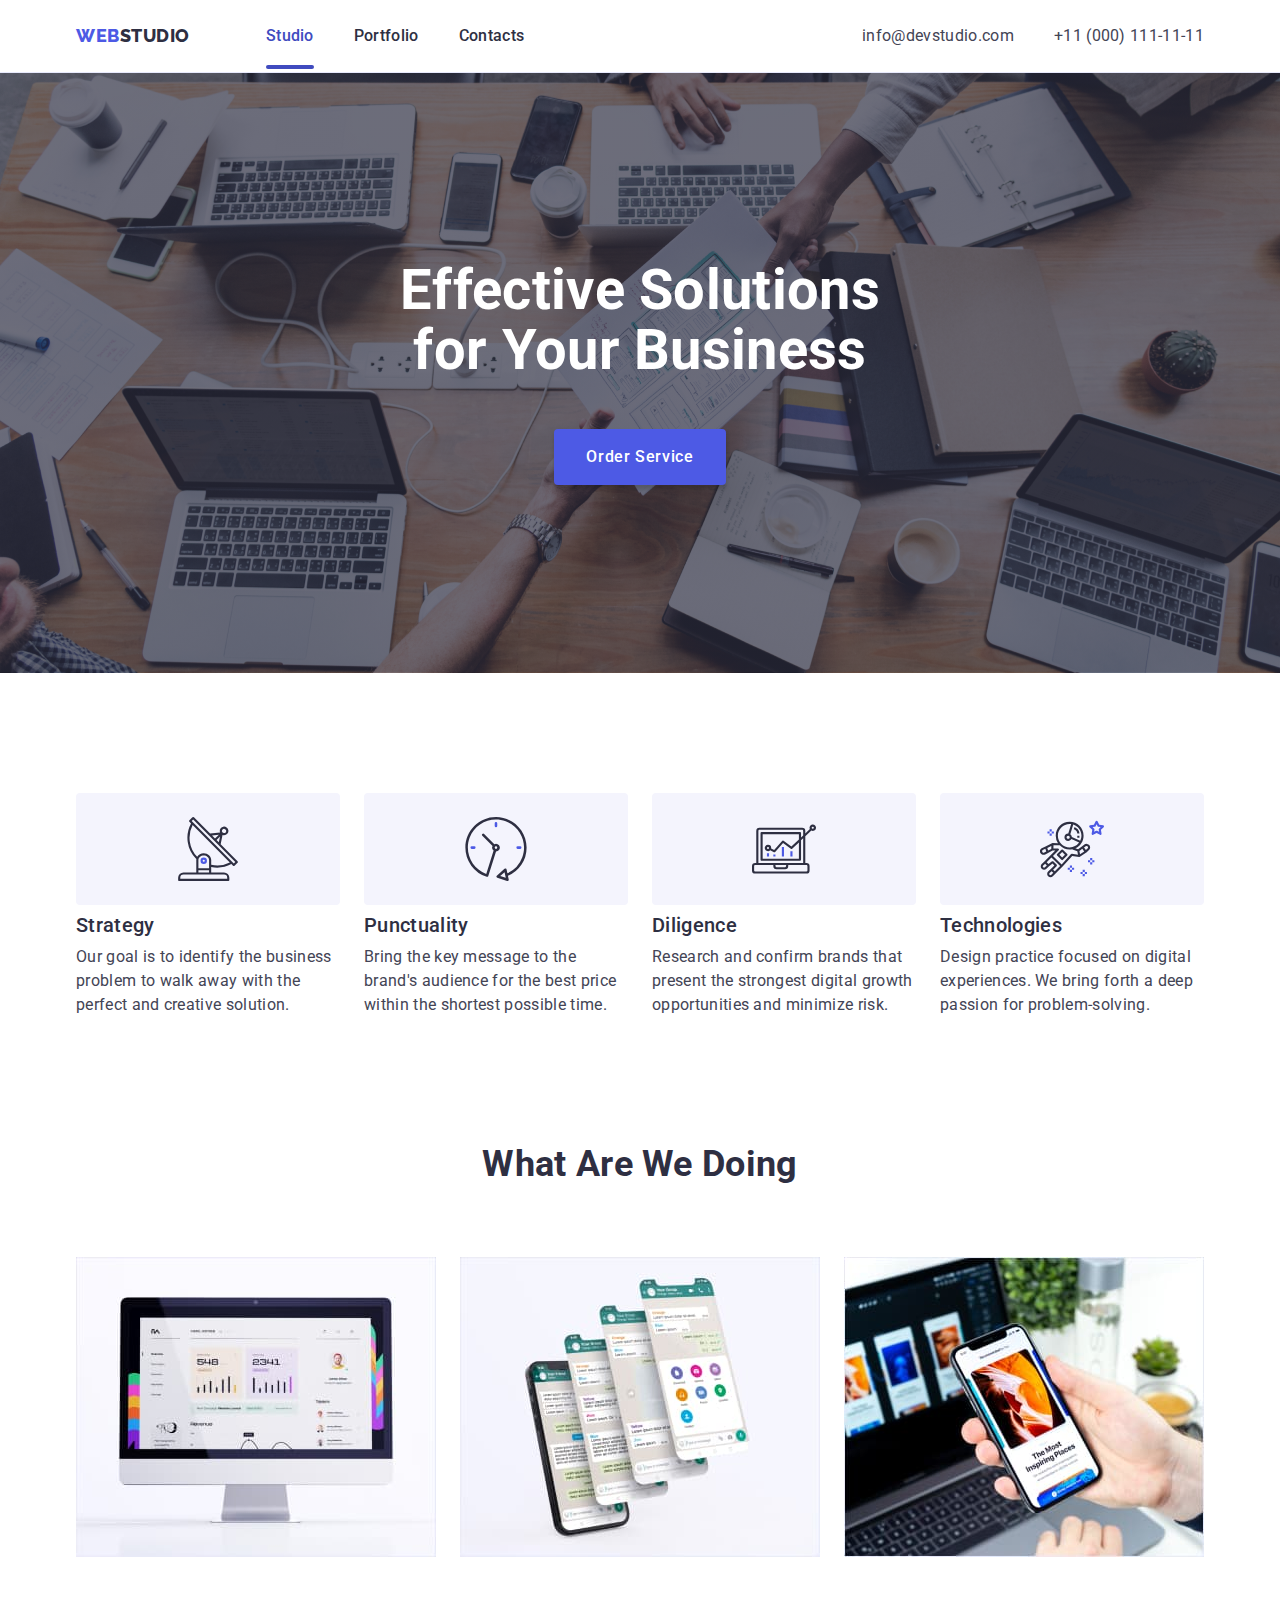
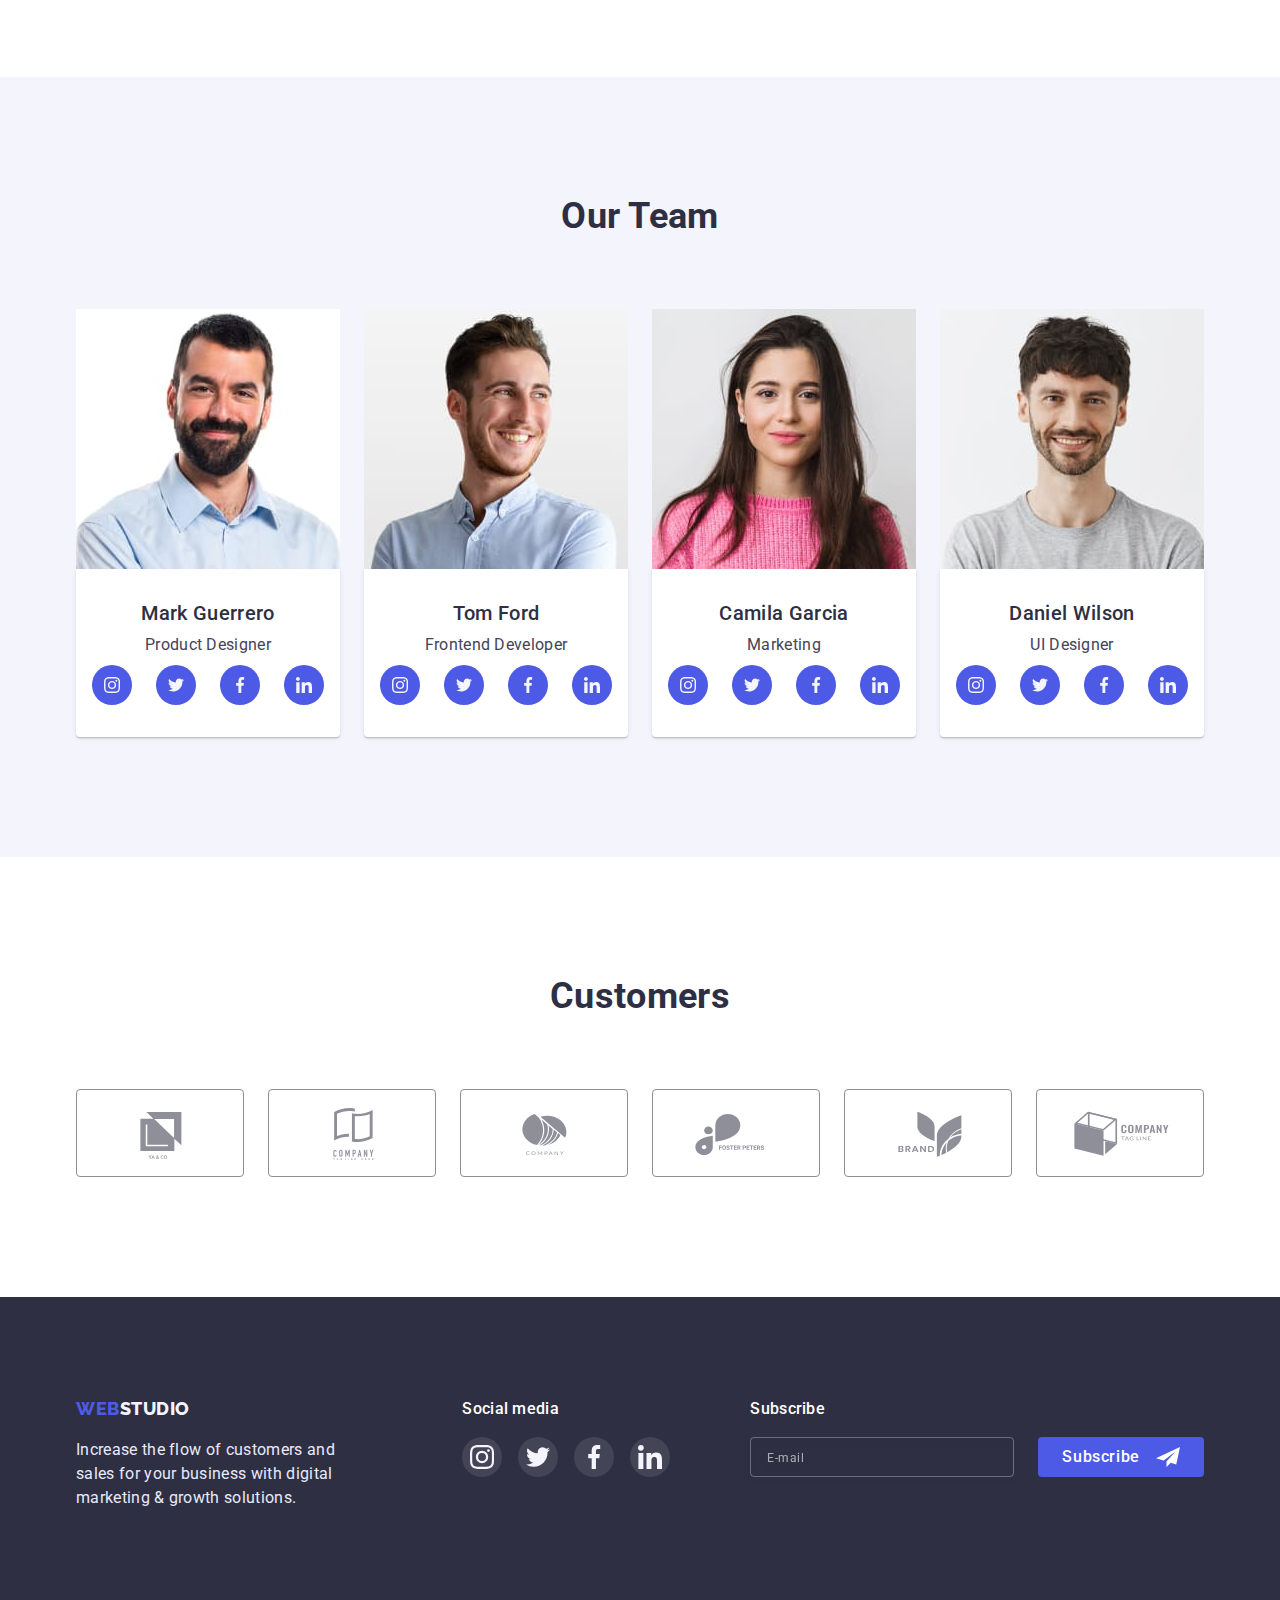
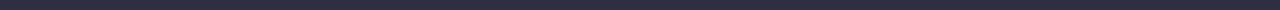
<file: index.html>
<!DOCTYPE html>
<html lang="en">

<head>
  <meta charset="UTF-8" />
  <meta http-equiv="X-UA-Compatible" content="IE=edge" />
  <meta name="viewport" content="width=device-width, initial-scale=1.0" />
  <title>Web Studio</title>
  <link rel="preconnect" href="https://fonts.googleapis.com" />
  <link rel="preconnect" href="https://fonts.gstatic.com" crossorigin />
  <link href="https://fonts.googleapis.com/css2?family=Raleway:wght@800&family=Roboto:wght@400;500;700;900&display=swap"
    rel="stylesheet" />
  <link href="
https://cdn.jsdelivr.net/npm/modern-normalize@1.1.0/modern-normalize.min.css" rel="stylesheet" />
  <link rel="stylesheet" href="./css/styles.css" />
</head>

<body>
  <header class="main-header">
    <div class="container page-header-conteiner">
      <nav class="page-nav">
        <a class="logo link" href="./index.html"><span class="web-logo">Web</span>Studio</a>
        <ul class="menu-nav list-style">
          <li class="menu-item">
            <a class="menu-link link current" href="./index.html">Studio</a>
          </li>
          <li class="menu-item">
            <a class="menu-link link" href="./portfolio.html">Portfolio</a>
          </li>
          <li class="menu-item">
            <a class="menu-link link" href="">Contacts</a>
          </li>
        </ul>
      </nav>
      <address class="address-info">
        <ul class="menu-address list-style">
          <li class="address-item">
            <a class="address-link link" href="mailto:info@devstudio.com">info@devstudio.com</a>
          </li>
          <li class="address-item">
            <a class="address-link link" href="tel:+110001111111">+11 (000) 111-11-11</a>
          </li>
        </ul>
      </address>
    </div>
  </header>
  <main>
    <section class="hero-section">
      <div class="container">
        <h1 class="hero-title">Effective Solutions for Your Business</h1>
        <button class="primary-btn btn" type="button" data-modal-open>
          Order Service
        </button>
      </div>
    </section>
    <section class="section">
      <div class="container">
        <h2 hidden>Advantages</h2>
        <ul class="adventage-list list-style">
          <li class="adventage-item">
            <div class="adventage-icon-container">
              <svg class="adventage-icon" width="64" height="64">
                <use href="./images/icons.svg#icon-antenna"></use>
              </svg>
            </div>
            <h3 class="section-subtitle">Strategy</h3>
            <p class="subtitle-descr">
              Our goal is to identify the business problem to walk away with
              the perfect and creative solution.
            </p>
          </li>
          <li class="adventage-item">
            <div class="adventage-icon-container">
              <svg class="adventage-icon" width="64" height="64">
                <use href="./images/icons.svg#icon-clock"></use>
              </svg>
            </div>
            <h3 class="section-subtitle">Punctuality</h3>
            <p class="subtitle-descr">
              Bring the key message to the brand's audience for the best price
              within the shortest possible time.
            </p>
          </li>
          <li class="adventage-item">
            <div class="adventage-icon-container">
              <svg class="adventage-icon" width="64" height="64">
                <use href="./images/icons.svg#icon-diagram"></use>
              </svg>
            </div>
            <h3 class="section-subtitle">Diligence</h3>
            <p class="subtitle-descr">
              Research and confirm brands that present the strongest digital
              growth opportunities and minimize risk.
            </p>
          </li>
          <li class="adventage-item">
            <div class="adventage-icon-container">
              <svg class="adventage-icon" width="64" height="64">
                <use href="./images/icons.svg#icon-astronaut"></use>
              </svg>
            </div>
            <h3 class="section-subtitle">Technologies</h3>
            <p class="subtitle-descr">
              Design practice focused on digital experiences. We bring forth a
              deep passion for problem-solving.
            </p>
          </li>
        </ul>
      </div>
    </section>
    <section class="works-section">
      <div class="container">
        <h2 class="section-title">What are we doing</h2>
        <ul class="works-list list-style">
          <li class="work-image">
            <img src="./images/employees/monitor.jpg" alt="graph on the monitor" width="360" height="300" />
          </li>
          <li class="work-image">
            <img src="./images/employees/menu-app.jpg" alt="menu app" width="360" height="300" />
          </li>
          <li class="work-image">
            <img src="./images/employees/phone-in-hand.jpg" alt="phone in hand" width="360" height="300" />
          </li>
        </ul>
      </div>
    </section>
    <section class="team-section section">
      <div class="container">
        <h2 class="section-title">Our Team</h2>
        <ul class="team-list list-style">
          <li class="team-item">
            <img src="./images/employees/mark-guerrero.jpg" alt="Mark Guerrero" width="264" height="260" />
            <div class="team-card-content-container">
              <h3 class="section-subtitle subtitle-center">Mark Guerrero</h3>
              <p class="subtitle-descr descr-center">Product Designer</p>
              <ul class="social-list list-style">
                <li class="social-list-item">
                  <a href="" class="social-list-link">
                    <svg class="social-list-icon" width="16" height="16">
                      <use href="./images/icons.svg#icon-instagram"></use>
                    </svg>
                  </a>
                </li>
                <li class="social-list-item">
                  <a href="" class="social-list-link">
                    <svg class="social-list-icon" width="16" height="16">
                      <use href="./images/icons.svg#icon-twitter"></use>
                    </svg>
                  </a>
                </li>
                <li class="social-list-item">
                  <a href="" class="social-list-link">
                    <svg class="social-list-icon" width="16" height="16">
                      <use href="./images/icons.svg#icon-facebook"></use>
                    </svg>
                  </a>
                </li>
                <li class="social-list-item">
                  <a href="" class="social-list-link">
                    <svg class="social-list-icon" width="16" height="16">
                      <use href="./images/icons.svg#icon-linkedin"></use>
                    </svg>
                  </a>
                </li>
              </ul>
            </div>
          </li>
          <li class="team-item">
            <img src="./images/employees/tom-ford.jpg" alt="Tom Ford" width="264" height="260" />
            <div class="team-card-content-container">
              <h3 class="section-subtitle subtitle-center">Tom Ford</h3>
              <p class="subtitle-descr descr-center">Frontend Developer</p>
              <ul class="social-list list-style">
                <li class="social-list-item">
                  <a href="" class="social-list-link">
                    <svg class="social-list-icon" width="16" height="16">
                      <use href="./images/icons.svg#icon-instagram"></use>
                    </svg>
                  </a>
                </li>
                <li class="social-list-item">
                  <a href="" class="social-list-link">
                    <svg class="social-list-icon" width="16" height="16">
                      <use href="./images/icons.svg#icon-twitter"></use>
                    </svg>
                  </a>
                </li>
                <li class="social-list-item">
                  <a href="" class="social-list-link">
                    <svg class="social-list-icon" width="16" height="16">
                      <use href="./images/icons.svg#icon-facebook"></use>
                    </svg>
                  </a>
                </li>
                <li class="social-list-item">
                  <a href="" class="social-list-link">
                    <svg class="social-list-icon" width="16" height="16">
                      <use href="./images/icons.svg#icon-linkedin"></use>
                    </svg>
                  </a>
                </li>
              </ul>
            </div>
          </li>
          <li class="team-item">
            <img src="./images/employees/camila-garcia.jpg" alt="Camila Garcia" width="264" height="260" />
            <div class="team-card-content-container">
              <h3 class="section-subtitle subtitle-center">Camila Garcia</h3>
              <p class="subtitle-descr descr-center">Marketing</p>
              <ul class="social-list list-style">
                <li class="social-list-item">
                  <a href="" class="social-list-link">
                    <svg class="social-list-icon" width="16" height="16">
                      <use href="./images/icons.svg#icon-instagram"></use>
                    </svg>
                  </a>
                </li>
                <li class="social-list-item">
                  <a href="" class="social-list-link">
                    <svg class="social-list-icon" width="16" height="16">
                      <use href="./images/icons.svg#icon-twitter"></use>
                    </svg>
                  </a>
                </li>
                <li class="social-list-item">
                  <a href="" class="social-list-link">
                    <svg class="social-list-icon" width="16" height="16">
                      <use href="./images/icons.svg#icon-facebook"></use>
                    </svg>
                  </a>
                </li>
                <li class="social-list-item">
                  <a href="" class="social-list-link">
                    <svg class="social-list-icon" width="16" height="16">
                      <use href="./images/icons.svg#icon-linkedin"></use>
                    </svg>
                  </a>
                </li>
              </ul>
            </div>
          </li>
          <li class="team-item">
            <img src="./images/employees/daniel-wilson.jpg" alt="Daniel Wilson" width="264" height="260" />
            <div class="team-card-content-container">
              <h3 class="section-subtitle subtitle-center">Daniel Wilson</h3>
              <p class="subtitle-descr descr-center">UI Designer</p>
              <ul class="social-list list-style">
                <li class="social-list-item">
                  <a href="" class="social-list-link">
                    <svg class="social-list-icon" width="16" height="16">
                      <use href="./images/icons.svg#icon-instagram"></use>
                    </svg>
                  </a>
                </li>
                <li class="social-list-item">
                  <a href="" class="social-list-link">
                    <svg class="social-list-icon" width="16" height="16">
                      <use href="./images/icons.svg#icon-twitter"></use>
                    </svg>
                  </a>
                </li>
                <li class="social-list-item">
                  <a href="" class="social-list-link">
                    <svg class="social-list-icon" width="16" height="16">
                      <use href="./images/icons.svg#icon-facebook"></use>
                    </svg>
                  </a>
                </li>
                <li class="social-list-item">
                  <a href="" class="social-list-link">
                    <svg class="social-list-icon" width="16" height="16">
                      <use href="./images/icons.svg#icon-linkedin"></use>
                    </svg>
                  </a>
                </li>
              </ul>
            </div>
          </li>
        </ul>
      </div>
    </section>
    <section class="section">
      <div class="container">
        <h2 class="section-title">Customers</h2>
        <ul class="customers-list list-style">
          <li class="customers-list-item">
            <a href="" class="customers-list-link">
              <svg class="customers-list-icon" width="104" height="56">
                <use href="./images/icons.svg#icon-first-logo"></use>
              </svg>
            </a>
          </li>
          <li class="customers-list-item">
            <a href="" class="customers-list-link">
              <svg class="customers-list-icon" width="104" height="56">
                <use href="./images/icons.svg#icon-second-logo"></use>
              </svg>
            </a>
          </li>
          <li class="customers-list-item">
            <a href="" class="customers-list-link">
              <svg class="customers-list-icon" width="104" height="56">
                <use href="./images/icons.svg#icon-third-logo"></use>
              </svg>
            </a>
          </li>
          <li class="customers-list-item">
            <a href="" class="customers-list-link">
              <svg class="customers-list-icon" width="104" height="56">
                <use href="./images/icons.svg#icon-fourth-logo"></use>
              </svg>
            </a>
          </li>
          <li class="customers-list-item">
            <a href="" class="customers-list-link">
              <svg class="customers-list-icon" width="104" height="56">
                <use href="./images/icons.svg#icon-fifth-logo"></use>
              </svg>
            </a>
          </li>
          <li class="customers-list-item">
            <a href="" class="customers-list-link">
              <svg class="customers-list-icon" width="104" height="56">
                <use href="./images/icons.svg#icon-sixth-logo"></use>
              </svg>
            </a>
          </li>
        </ul>
      </div>
    </section>
  </main>
  <footer class="footer">
    <div class="container footer-flex-container">
      <div>
        <a class="logo link footer-logo-color" href="./index.html"><span class="web-logo">Web</span>Studio</a>
        <p class="footer-descr">
          Increase the flow of customers and sales for your business with
          digital marketing & growth solutions.
        </p>
      </div>
      <div class="media-and-form-container">
        <div>
          <h3 class="footer-subtitle">Social media</h3>
          <ul class="footer-list list-style">
            <li class="footer-list-item">
              <a href="" class="footer-list-link">
                <svg class="footer-list-icon" width="24" height="24">
                  <use href="./images/icons.svg#icon-instagram"></use>
                </svg>
              </a>
            </li>
            <li class="footer-list-item">
              <a href="" class="footer-list-link">
                <svg class="footer-list-icon" width="24" height="24">
                  <use href="./images/icons.svg#icon-twitter"></use>
                </svg>
              </a>
            </li>
            <li class="footer-list-item">
              <a href="" class="footer-list-link">
                <svg class="footer-list-icon" width="24" height="24">
                  <use href="./images/icons.svg#icon-facebook"></use>
                </svg>
              </a>
            </li>
            <li class="footer-list-item">
              <a href="" class="footer-list-link">
                <svg class="footer-list-icon" width="24" height="24">
                  <use href="./images/icons.svg#icon-linkedin"></use>
                </svg>
              </a>
            </li>
          </ul>
        </div>
        <form class="footer-form">
          <p class="footer-form-descr">Subscribe</p>
          <span class="footer-label-button-container">
            <label class="footer-form-field">
              <span class="footer-form-input-descr visually-hidden">Email</span>
              <input type="email" name="user_email" class="footer-form-input" required placeholder="E-mail" />
            </label>
            <button type="submit" class="footer-form-submit btn">
              Subscribe
              <svg class="footer-form-input-icon" width="24" height="24">
                <use href="./images/icons.svg#icon-subscribe"></use>
              </svg>
            </button>
          </span>
        </form>
      </div>
    </div>
  </footer>
  <div class="backdrop is-hidden" data-modal>
    <div class="modal">
      <button type="button" class="modal-close-btn btn" data-modal-close>
        <svg class="modal-close-btn-icon" width="8" height="8">
          <use href="./images/icons.svg#icon-close-modal"></use>
        </svg>
      </button>
      <form class="modal-form">
        <p class="form-descr">
          Leave your contacts and we will call you back
        </p>
        <label class="modal-form-field">
          <span class="modal-form-input-descr">Name</span>
          <span class="modal-form-input-container">
            <input type="text" name="user_name" class="modal-form-input" required pattern="[a-zA-Zа-яА-Я]+"
              minlength="2" placeholder=" " />
            <svg class="modal-form-input-icon" width="18" height="18">
              <use href="./images/icons.svg#icon-person"></use>
            </svg>
          </span>
        </label>
        <label class="modal-form-field">
          <span class="modal-form-input-descr">Phone</span>
          <span class="modal-form-input-container">
            <input type="tel" name="user_phone" class="modal-form-input" required
              pattern="[0-9]{3}-[0-9]{3}-[0-9]{2}-[0-9]{2}" title="xxx-xxx-xx-xx" placeholder=" " />
            <svg class="modal-form-input-icon" width="18" height="24">
              <use href="./images/icons.svg#icon-phone"></use>
            </svg>
          </span>
        </label>
        <label class="modal-form-field">
          <span class="modal-form-input-descr">Email</span>
          <span class="modal-form-input-container">
            <input type="email" name="user_email" class="modal-form-input" required placeholder=" " />
            <svg class="modal-form-input-icon" width="18" height="24">
              <use href="./images/icons.svg#icon-email"></use>
            </svg>
          </span>
        </label>
        <label class="modal-form-field textarea-field">
          <span class="modal-form-input-descr">Comment</span>
          <textarea name="user_message" class="modal-form-message" placeholder="Text input"></textarea>
        </label>
        <label class="modal-form-check-descr">
          <input type="checkbox" name="user-policy" class="modal-form-check" required />
          <span class="modal-form-fake-checkbox">
            <svg class="modal-form-checkbox-icon" width="10" height="8">
              <use href="./images/icons.svg#icon-checkbox"></use>
            </svg>
          </span>
          I accept the terms and conditions of the&nbsp;<a class="form-check-descr-link" href="">Privacy Policy</a>
        </label>
        <button type="submit" class="modal-form-submit btn">Send</button>
      </form>
    </div>
  </div>
  <script src="./modal.js"></script>
</body>

</html>
</file>
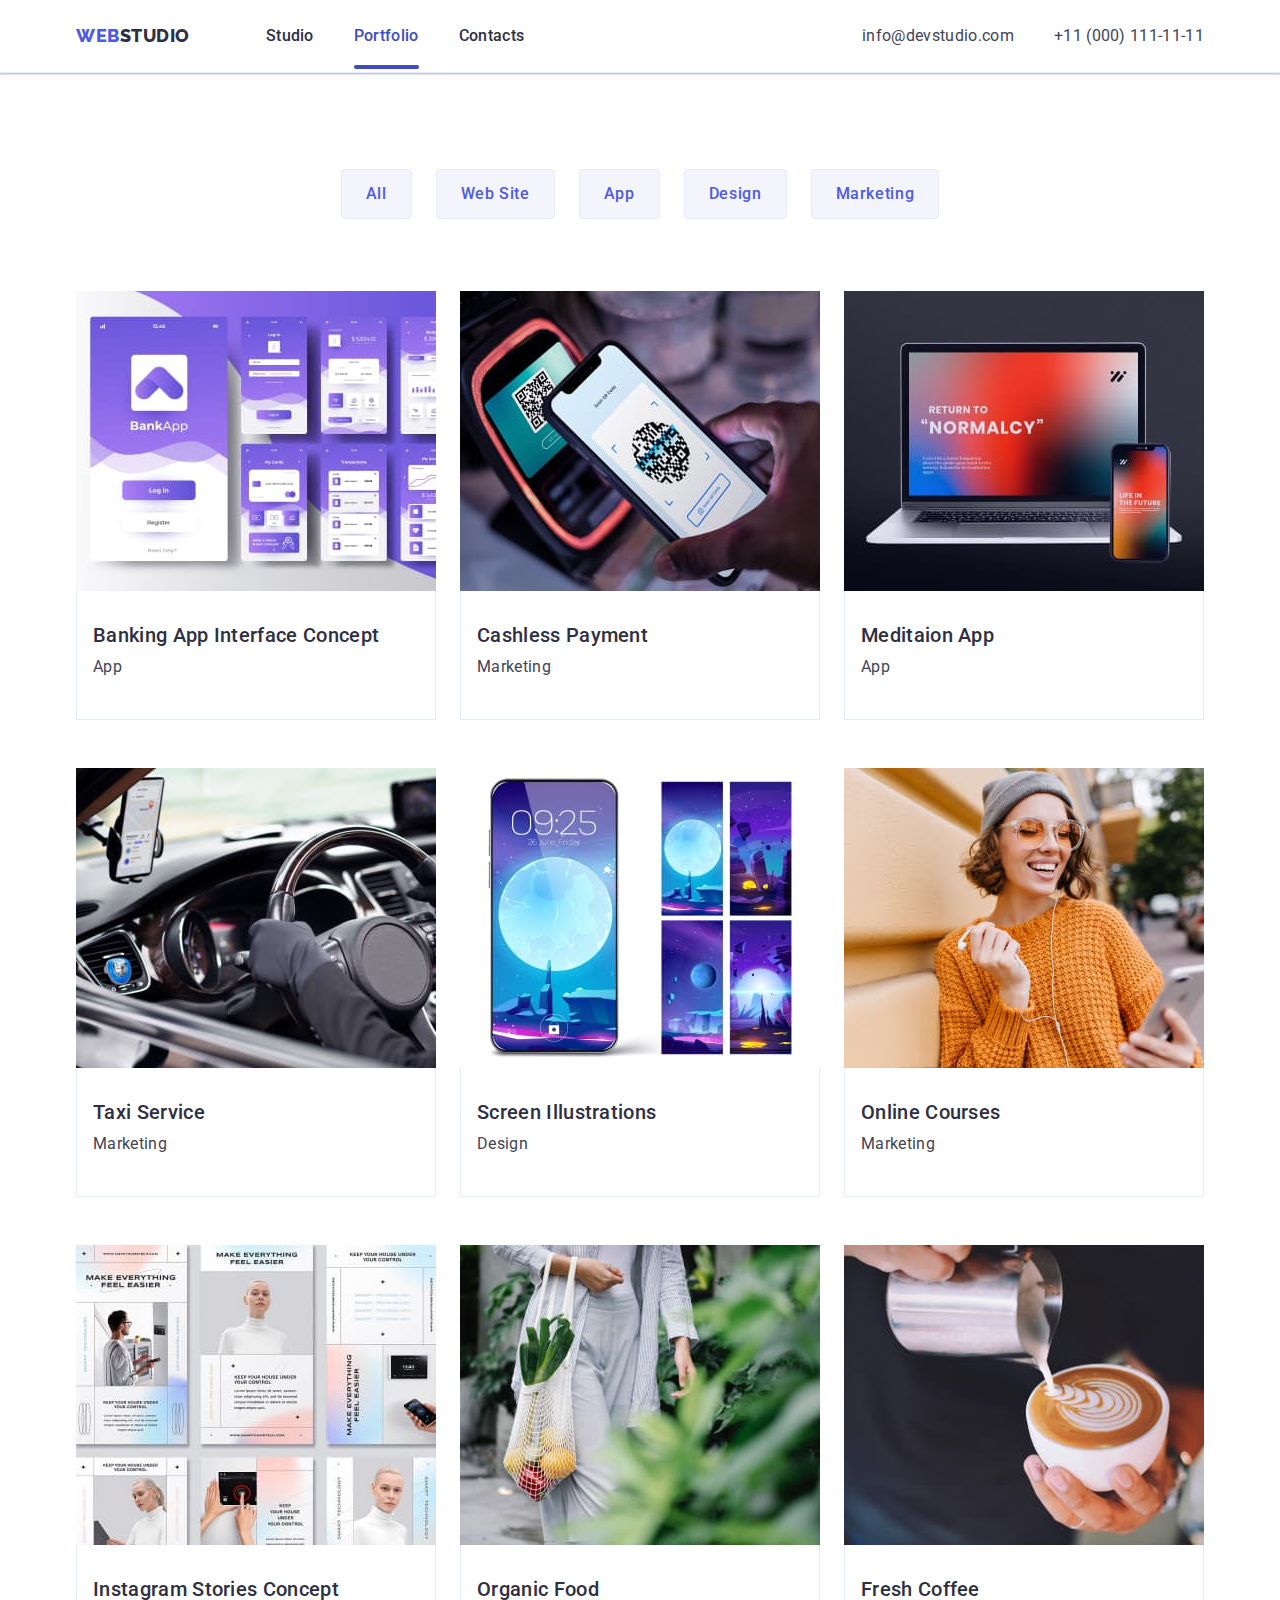
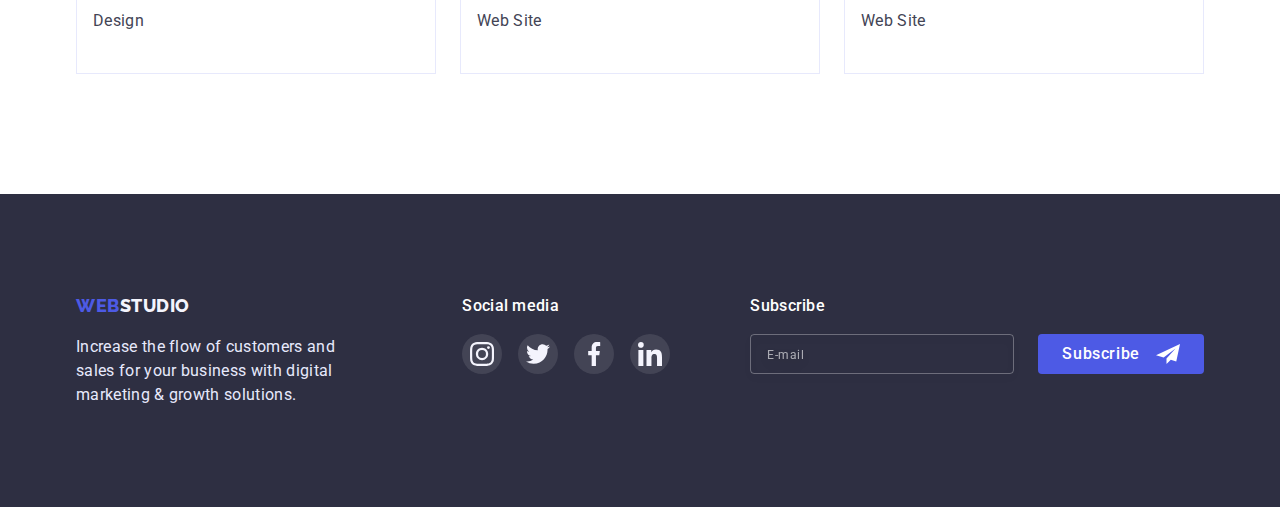
<file: portfolio.html>
<!DOCTYPE html>
<html lang="en">

<head>
  <meta charset="UTF-8" />
  <meta http-equiv="X-UA-Compatible" content="IE=edge" />
  <meta name="viewport" content="width=device-width, initial-scale=1.0" />
  <title>Portfolio</title>
  <link rel="preconnect" href="https://fonts.googleapis.com" />
  <link rel="preconnect" href="https://fonts.gstatic.com" crossorigin />
  <link href="https://fonts.googleapis.com/css2?family=Raleway:wght@800&family=Roboto:wght@400;500;700;900&display=swap"
    rel="stylesheet" />
  <link href="https://cdn.jsdelivr.net/npm/modern-normalize@1.1.0/modern-normalize.min.css" rel="stylesheet" />
  <link rel="stylesheet" href="./css/styles.css" />
</head>

<body>
  <header class="main-header">
    <div class="container page-header-conteiner">
      <nav class="page-nav">
        <a class="logo link" href="./index.html"><span class="web-logo">Web</span>Studio</a>
        <ul class="menu-nav list-style">
          <li class="menu-item">
            <a class="menu-link link" href="./index.html">Studio</a>
          </li>
          <li class="menu-item">
            <a class="menu-link link current" href="./portfolio.html">Portfolio</a>
          </li>
          <li class="menu-item">
            <a class="menu-link link" href="">Contacts</a>
          </li>
        </ul>
      </nav>
      <address class="address-info">
        <ul class="menu-address list-style">
          <li class="address-item">
            <a class="address-link link" href="mailto:info@devstudio.com">info@devstudio.com</a>
          </li>
          <li class="address-item">
            <a class="address-link link" href="tel:+110001111111">+11 (000) 111-11-11</a>
          </li>
        </ul>
      </address>
    </div>
  </header>
  <main>
    <section class="filter-section">
      <div class="container">
        <h1 hidden>Our Works</h1>
        <ul class="filter-btn-list list-style">
          <li class="filter-btn-item">
            <button class="secondary-btn btn" type="button">All</button>
          </li>
          <li class="filter-btn-item">
            <button class="secondary-btn btn" type="button">Web Site</button>
          </li>
          <li class="filter-btn-item">
            <button class="secondary-btn btn" type="button">App</button>
          </li>
          <li class="filter-btn-item">
            <button class="secondary-btn btn" type="button">Design</button>
          </li>
          <li class="filter-btn-item">
            <button class="secondary-btn btn" type="button">Marketing</button>
          </li>
        </ul>
        <ul class="filter-list list-style">
          <li class="filter-item">
            <a class="filter-link link" href="#">
              <div class="filter-image">
                <img src="./images/works/banking-app-interface-concept.jpg" alt="Banking App Interface Concept"
                  width="360" height="300" />
                <p class="overlay">
                  14 Stylish and User-Friendly App Design Concepts · Task
                  Manager App · Calorie Tracker App · Exotic Fruit Ecommerce
                  App · Cloud Storage App
                </p>
              </div>
              <div class="filter-card-content-container">
                <h2 class="section-subtitle">
                  Banking App Interface Concept
                </h2>
                <p class="subtitle-descr">App</p>
              </div>
            </a>
          </li>
          <li class="filter-item">
            <a class="filter-link link" href="#">
              <div class="filter-image">
                <img src="./images/works/cashless-payment.jpg" alt="Cashless Payment" width="360" height="300" />
                <p class="overlay">
                  14 Stylish and User-Friendly App Design Concepts · Task
                  Manager App · Calorie Tracker App · Exotic Fruit Ecommerce
                  App · Cloud Storage App
                </p>
              </div>
              <div class="filter-card-content-container">
                <h2 class="section-subtitle">Cashless Payment</h2>
                <p class="subtitle-descr">Marketing</p>
              </div>
            </a>
          </li>
          <li class="filter-item">
            <a class="filter-link link" href="#">
              <div class="filter-image">
                <img src="./images/works/meditaion-app.jpg" alt="Meditaion App" width="360" height="300" />
                <p class="overlay">
                  14 Stylish and User-Friendly App Design Concepts · Task
                  Manager App · Calorie Tracker App · Exotic Fruit Ecommerce
                  App · Cloud Storage App
                </p>
              </div>
              <div class="filter-card-content-container">
                <h2 class="section-subtitle">Meditaion App</h2>
                <p class="subtitle-descr">App</p>
              </div>
            </a>
          </li>
          <li class="filter-item">
            <a class="filter-link link" href="#">
              <div class="filter-image">
                <img src="./images/works/taxi-service.jpg" alt="Taxi Service" width="360" height="300" />
                <p class="overlay">
                  14 Stylish and User-Friendly App Design Concepts · Task
                  Manager App · Calorie Tracker App · Exotic Fruit Ecommerce
                  App · Cloud Storage App
                </p>
              </div>
              <div class="filter-card-content-container">
                <h2 class="section-subtitle">Taxi Service</h2>
                <p class="subtitle-descr">Marketing</p>
              </div>
            </a>
          </li>
          <li class="filter-item">
            <a class="filter-link link" href="#">
              <div class="filter-image">
                <img src="./images/works/screen-illustrations.jpg" alt="Screen Illustrations" width="360"
                  height="300" />
                <p class="overlay">
                  14 Stylish and User-Friendly App Design Concepts · Task
                  Manager App · Calorie Tracker App · Exotic Fruit Ecommerce
                  App · Cloud Storage App
                </p>
              </div>
              <div class="filter-card-content-container">
                <h2 class="section-subtitle">Screen Illustrations</h2>
                <p class="subtitle-descr">Design</p>
              </div>
            </a>
          </li>
          <li class="filter-item">
            <a class="filter-link link" href="#">
              <div class="filter-image">
                <img src="./images/works/online-courses.jpg" alt="Online Courses" width="360" height="300" />
                <p class="overlay">
                  14 Stylish and User-Friendly App Design Concepts · Task
                  Manager App · Calorie Tracker App · Exotic Fruit Ecommerce
                  App · Cloud Storage App
                </p>
              </div>
              <div class="filter-card-content-container">
                <h2 class="section-subtitle">Online Courses</h2>
                <p class="subtitle-descr">Marketing</p>
              </div>
            </a>
          </li>
          <li class="filter-item">
            <a class="filter-link link" href="#">
              <div class="filter-image">
                <img src="./images/works/instagram-stories-concept.jpg" alt="Instagram Stories Concept" width="360"
                  height="300" />
                <p class="overlay">
                  14 Stylish and User-Friendly App Design Concepts · Task
                  Manager App · Calorie Tracker App · Exotic Fruit Ecommerce
                  App · Cloud Storage App
                </p>
              </div>
              <div class="filter-card-content-container">
                <h2 class="section-subtitle">Instagram Stories Concept</h2>
                <p class="subtitle-descr">Design</p>
              </div>
            </a>
          </li>
          <li class="filter-item">
            <a class="filter-link link" href="#">
              <div class="filter-image">
                <img src="./images/works/organic-food.jpg" alt="Organic Food" width="360" height="300" />
                <p class="overlay">
                  14 Stylish and User-Friendly App Design Concepts · Task
                  Manager App · Calorie Tracker App · Exotic Fruit Ecommerce
                  App · Cloud Storage App
                </p>
              </div>
              <div class="filter-card-content-container">
                <h2 class="section-subtitle">Organic Food</h2>
                <p class="subtitle-descr">Web Site</p>
              </div>
            </a>
          </li>
          <li class="filter-item">
            <a class="filter-link link" href="#">
              <div class="filter-image">
                <img src="./images/works/fresh-coffee.jpg" alt="Fresh Coffee" width="360" height="300" />
                <p class="overlay">
                  14 Stylish and User-Friendly App Design Concepts · Task
                  Manager App · Calorie Tracker App · Exotic Fruit Ecommerce
                  App · Cloud Storage App
                </p>
              </div>
              <div class="filter-card-content-container">
                <h2 class="section-subtitle">Fresh Coffee</h2>
                <p class="subtitle-descr">Web Site</p>
              </div>
            </a>
          </li>
        </ul>
      </div>
    </section>
  </main>
  <footer class="footer">
    <div class="container footer-flex-container">
      <div>
        <a class="logo link footer-logo-color" href="./index.html"><span class="web-logo">Web</span>Studio</a>
        <p class="footer-descr">
          Increase the flow of customers and sales for your business with
          digital marketing & growth solutions.
        </p>
      </div>
      <div class="media-and-form-container">
        <div>
          <h3 class="footer-subtitle">Social media</h3>
          <ul class="footer-list list-style">
            <li class="footer-list-item">
              <a href="" class="footer-list-link">
                <svg class="footer-list-icon" width="24" height="24">
                  <use href="./images/icons.svg#icon-instagram"></use>
                </svg>
              </a>
            </li>
            <li class="footer-list-item">
              <a href="" class="footer-list-link">
                <svg class="footer-list-icon" width="24" height="24">
                  <use href="./images/icons.svg#icon-twitter"></use>
                </svg>
              </a>
            </li>
            <li class="footer-list-item">
              <a href="" class="footer-list-link">
                <svg class="footer-list-icon" width="24" height="24">
                  <use href="./images/icons.svg#icon-facebook"></use>
                </svg>
              </a>
            </li>
            <li class="footer-list-item">
              <a href="" class="footer-list-link">
                <svg class="footer-list-icon" width="24" height="24">
                  <use href="./images/icons.svg#icon-linkedin"></use>
                </svg>
              </a>
            </li>
          </ul>
        </div>
        <form class="footer-form">
          <p class="footer-form-descr">Subscribe</p>
          <span class="footer-label-button-container">
            <label class="footer-form-field">
              <span class="footer-form-input-descr visually-hidden">Email</span>
              <input type="email" name="user_email" class="footer-form-input" required placeholder="E-mail" />
            </label>
            <button type="submit" class="footer-form-submit btn">
              Subscribe
              <svg class="footer-form-input-icon" width="24" height="24">
                <use href="./images/icons.svg#icon-subscribe"></use>
              </svg>
            </button>
          </span>
        </form>
      </div>
    </div>
  </footer>
</body>

</html>
</file>
<file: css/styles.css>
:root {
  --primary-text-color: #434455;
  --secondary-text-color: #2e2f42;
  --hero-text-color: #ffffff;
  --primary-bg-color: #ffffff;
  --secondary-bg-color: #f4f4fd;
  --accent-color: #404bbf;
  --secondary-accent-color: #4d5ae5;
  --border-color: #e7e9fc;
  --path-icon-color: #4d5ae5;
  --transition-dur-and-func: 250ms cubic-bezier(0.4, 0, 0.2, 1);
}

body {
  font-family: 'Roboto', sans-serif;
  font-weight: 500;
  font-size: 16px;
  line-height: 1.5;
  letter-spacing: 0.02em;

  color: var(--primary-text-color);
  background-color: var(--primary-bg-color);
}

.list-style {
  list-style: none;
}

.link {
  font-style: normal;
  text-decoration: none;

  color: var(--primary-text-color);
}

.menu-link.current {
  position: relative;
  color: var(--accent-color);
}

.menu-link.current::after {
  position: absolute;
  left: 0;
  bottom: 0;

  width: 100%;
  height: 4px;

  background: currentColor;
  border-radius: 2px;

  content: '';
}

.btn {
  cursor: pointer;
}

h1,
h2,
h3,
h4,
p {
  margin-top: 0;
  margin-bottom: 0;
}

ul,
ol {
  margin-top: 0;
  margin-bottom: 0;
  padding-left: 0;
}

img {
  max-width: 100%;
  height: auto;

  display: block;
}

.visually-hidden {
  position: absolute;
  width: 1px;
  height: 1px;
  margin: -1px;
  border: 0;
  padding: 0;
  white-space: nowrap;
  clip-path: inset(100%);
  clip: rect(0 0 0 0);
  overflow: hidden;
}

.container {
  margin-left: auto;
  margin-right: auto;
  padding-left: 15px;
  padding-right: 15px;

  width: 100%;
  max-width: 1158px;
}

.section {
  padding-top: 120px;
  padding-bottom: 120px;
}

/* ===================Components=================== */

.section-subtitle {
  margin-bottom: 8px;

  font-weight: 500;
  font-size: 20px;
  line-height: 1.2;

  color: var(--secondary-text-color);
}

.subtitle-descr {
  margin-bottom: 8px;

  font-weight: 400;
}

.section-title {
  margin-bottom: 72px;

  font-size: 36px;
  line-height: 1.11;
  text-align: center;
  text-transform: capitalize;

  color: var(--secondary-text-color);
}

/* ===================Web Studio=================== */
/* ===========Header(with portfolio page)=========== */

.main-header {
  border-bottom: 1px solid var(--border-color);
  box-shadow: 0px 2px 1px rgba(46, 47, 66, 0.08),
    0px 1px 1px rgba(46, 47, 66, 0.16), 0px 1px 6px rgba(46, 47, 66, 0.08);
}

.page-header-conteiner {
  display: flex;
  align-items: center;
}

.page-nav {
  display: flex;
  align-items: center;
}

.menu-nav {
  display: flex;
  align-items: center;
}

.menu-item:not(:last-child) {
  margin-right: 40px;
}

.address-info {
  margin-left: auto;
}

.menu-address {
  display: flex;
  align-items: center;
}

.address-item:not(:last-child) {
  margin-right: 40px;
}

.logo {
  padding-top: 24px;
  padding-bottom: 24px;
  margin-right: 76px;

  font-family: 'Raleway', sans-serif;
  font-weight: 800;
  font-size: 18px;
  line-height: 1.33;
  letter-spacing: 0.03em;
  text-transform: uppercase;

  color: var(--secondary-text-color);
}

.web-logo {
  color: #4d5ae5;
}

.menu-link {
  padding-top: 24px;
  padding-bottom: 24px;

  color: var(--secondary-text-color);

  transition: color var(--transition-dur-and-func);
}

.menu-link:hover,
.menu-link:focus {
  color: var(--accent-color);
}

.address-link {
  padding-top: 24px;
  padding-bottom: 24px;

  font-weight: 400;
  color: var(--primary-text-color);

  transition: color var(--transition-dur-and-func);
}

.address-link:hover,
.address-link:focus {
  color: var(--accent-color);
}

/* ===================Hero Section=================== */

.hero-section {
  padding-top: 188px;
  padding-bottom: 188px;

  text-align: center;

  background-image: linear-gradient(#2e2f42b3, #2e2f42b3),
    url('../images/hero/bg.jpg');
  background-repeat: no-repeat;
  background-position: center;
  background-size: 1440px;
}

.hero-title {
  max-width: 496px;

  margin-top: 0;
  margin-left: auto;
  margin-right: auto;
  margin-bottom: 48px;

  font-size: 56px;
  line-height: 1.07;

  color: var(--hero-text-color);
}

.primary-btn {
  padding-top: 16px;
  padding-right: 32px;
  padding-bottom: 16px;
  padding-left: 32px;

  font-family: 'Roboto', sans-serif;
  font-weight: 500;
  font-size: 16px;
  line-height: 1.5;
  letter-spacing: 0.04em;

  border: none;
  border-radius: 4px;
  box-shadow: 0px 4px 4px rgba(0, 0, 0, 0.15);

  color: var(--hero-text-color);
  background-color: #4d5ae5;

  transition: background-color var(--transition-dur-and-func);
}

.primary-btn:hover,
.primary-btn:focus {
  background-color: var(--accent-color);
}

/* ===================Section 2=================== */

.adventage-list {
  display: flex;
  gap: 24px;
  flex-wrap: wrap;
}

.adventage-item {
  flex-basis: calc((100% - 72px) / 4);
}

.adventage-icon-container {
  margin-bottom: 8px;

  display: flex;
  justify-content: center;
  align-items: center;

  width: 264px;
  height: 112px;

  color: var(--secondary-text-color);
  background-color: var(--secondary-bg-color);
  border-radius: 4px;
}

.adventage-icon {
  fill: currentColor;
}

/* ===================Section 3=================== */

.works-section {
  padding-bottom: 120px;
}

.works-list {
  display: flex;
  gap: 24px;
  flex-wrap: wrap;
}

.work-image {
  flex-basis: calc((100% - 48px) / 3);
}

/* ===================Section 4=================== */

.team-section {
  background-color: var(--secondary-bg-color);
}

.team-list {
  display: flex;
  gap: 24px;
  flex-wrap: wrap;
}

.team-item {
  flex-basis: calc((100% - 72px) / 4);
}

.team-card-content-container {
  padding-top: 32px;
  padding-bottom: 32px;

  background: var(--primary-bg-color);
  box-shadow: 0px 1px 6px rgba(46, 47, 66, 0.08),
    0px 1px 1px rgba(46, 47, 66, 0.16), 0px 2px 1px rgba(46, 47, 66, 0.08);
  border-radius: 0px 0px 4px 4px;
}

.descr-center,
.subtitle-center {
  text-align: center;
}

.social-list {
  display: flex;
  justify-content: center;
  gap: 24px;
}

.social-list-item {
  width: 40px;
  height: 40px;
}

.social-list-link {
  display: flex;
  justify-content: center;
  align-items: center;

  width: 100%;
  height: 100%;

  color: #f4f4fd;
  border-radius: 50%;
  background-color: #4d5ae5;

  transition: background-color var(--transition-dur-and-func);
}

.social-list-link:hover,
.social-list-link:focus {
  background-color: var(--accent-color);
}

.social-list-icon {
  fill: currentColor;
}

/* ===================Section 5=================== */

.customers-list {
  display: flex;
  justify-content: center;
  gap: 24px;
  flex-wrap: wrap;
}

.customers-list-item {
  width: 168px;
  height: 88px;
  flex-basis: calc((100% - 120px) / 6);
}

.customers-list-link {
  display: flex;
  justify-content: center;
  align-items: center;

  width: 100%;
  height: 100%;

  color: #8e8f99;
  border: 1px solid #8e8f99;
  border-radius: 4px;

  transition: color var(--transition-dur-and-func),
    border-color var(--transition-dur-and-func);
}

.customers-list-link:hover,
.customers-list-link:focus {
  color: var(--accent-color);
  border-color: var(--accent-color);
}

.customers-list-icon {
  fill: currentColor;
}

/* ============Footer(with portfolio page)============== */

.footer {
  padding-top: 100px;
  padding-bottom: 100px;

  background-color: #2e2f42;
}

.footer-flex-container {
  display: flex;
  gap: 120px;
}

.footer-logo-color {
  color: #f4f4fd;
}

.footer-descr {
  min-width: 264px;
  margin-top: 16px;

  font-weight: 400;
  color: #e7e9fc;
}

.media-and-form-container {
  display: flex;
  gap: 80px;
}

.footer-subtitle {
  margin-bottom: 16px;

  font-weight: 500;
  font-size: 16px;

  color: var(--hero-text-color);
}

.footer-list {
  display: flex;
  align-items: center;
  justify-content: center;
  gap: 16px;
}

.footer-list-item {
  width: 40px;
  height: 40px;
}

.footer-list-link {
  display: flex;
  justify-content: center;
  align-items: center;

  width: 100%;
  height: 100%;

  color: #f4f4fd;
  border-radius: 50%;
  background-color: rgba(255, 255, 255, 0.1);

  transition: background-color var(--transition-dur-and-func);
}

.footer-list-link:hover,
.footer-list-link:focus {
  background-color: #31d0aa;
}

.footer-list-icon {
  fill: currentColor;
}

.footer-form-descr {
  margin-bottom: 16px;
  color: #ffffff;
}

.footer-label-button-container {
  display: flex;
  align-items: center;
  gap: 24px;
}

.footer-form-input {
  font-size: 14px;
  line-height: 1.57;
  letter-spacing: 0.02em;

  min-width: 264px;
  height: 40px;

  padding-left: 16px;

  color: #ffffff;
  border: 1px solid rgba(255, 255, 255, 0.3);
  border-radius: 4px;
  filter: drop-shadow(0px 4px 4px rgba(0, 0, 0, 0.15));
  background-color: transparent;

  transition: border-color var(--transition-dur-and-func);
}

.footer-form-input:focus {
  outline: none;
  border-color: #ffffff;
}

.footer-form-input::placeholder {
  font-size: 12px;
  line-height: 2 !important;
  letter-spacing: 0.04em;

  color: rgba(255, 255, 255, 0.6);
}

.footer-form-input:not(:placeholder-shown):required:invalid {
  border-color: red;
}

.footer-form-input:-webkit-autofill {
  box-shadow: inset 0 0 0 20px #2e2f42;
  -webkit-text-fill-color: #ffffff;
}

.footer-form-submit {
  display: flex;
  align-items: center;
  gap: 16px;

  padding-top: 8px;
  padding-left: 24px;
  padding-right: 24px;
  padding-bottom: 8px;

  font-family: 'Roboto', sans-serif;
  font-weight: 500;
  font-size: 16px;
  line-height: 1.5;
  letter-spacing: 0.04em;

  background: #4d5ae5;
  border: none;
  border-radius: 4px;

  color: #ffffff;

  transition: background-color var(--transition-dur-and-func);
}

.footer-form-submit:focus,
.footer-form-submit:hover {
  background-color: var(--accent-color);
}

.footer-form-input-icon {
  fill: currentColor;
}

/* ===================Portfolio=================== */
/* ===================Section 1=================== */

.filter-section {
  padding-top: 96px;
  padding-bottom: 120px;
}

.filter-btn-list {
  margin-bottom: 72px;

  display: flex;
  justify-content: center;
  flex-wrap: wrap;
}

.filter-btn-item:not(:last-child) {
  margin-right: 24px;
}

.secondary-btn {
  padding-top: 12px;
  padding-bottom: 12px;
  padding-left: 24px;
  padding-right: 24px;

  font-family: 'Roboto', sans-serif;
  font-weight: 500;
  font-size: 16px;
  line-height: 1.5;
  letter-spacing: 0.04em;

  border: 1px solid var(--border-color);
  border-radius: 4px;

  color: #4d5ae5;
  background-color: #f4f4fd;

  transition: color var(--transition-dur-and-func),
    background-color var(--transition-dur-and-func),
    border-color var(--transition-dur-and-func),
    box-shadow var(--transition-dur-and-func);
}

.secondary-btn:hover,
.secondary-btn:focus {
  color: #ffffff;
  background-color: var(--accent-color);

  border-color: var(--accent-color);
  box-shadow: 0px 3px 1px rgba(0, 0, 0, 0.1), 0px 2px 1px rgba(0, 0, 0, 0.08),
    0px 2px 2px rgba(0, 0, 0, 0.12);
}

.filter-list {
  display: flex;
  row-gap: 48px;
  column-gap: 24px;
  flex-wrap: wrap;
}

.filter-item {
  flex-basis: calc((100% - 48px) / 3);
}

.filter-link {
  display: block;
  transition: box-shadow var(--transition-dur-and-func);
}

.filter-link:hover,
.filter-link:focus {
  box-shadow: 0px 1px 6px rgba(46, 47, 66, 0.08),
    0px 1px 1px rgba(46, 47, 66, 0.16), 0px 2px 1px rgba(46, 47, 66, 0.08);
}

.filter-link:hover .overlay,
.filter-link:focus .overlay {
  transform: translateY(0);
}

.filter-image {
  position: relative;
  overflow: hidden;
}

.overlay {
  position: absolute;
  top: 0;
  left: 0;

  padding-top: 40px;
  padding-bottom: 40px;
  padding-left: 32px;
  padding-right: 32px;

  width: 100%;
  height: 100%;
  overflow: auto;
  transform: translateY(100%);

  font-weight: 400;

  color: #f4f4fd;
  background-color: #4d5ae5;
  background-blend-mode: soft-light;
  mix-blend-mode: normal;

  transition: transform var(--transition-dur-and-func);
}

.filter-card-content-container {
  padding-left: 16px;
  padding-bottom: 32px;
  padding-top: 32px;

  border: 1px solid var(--border-color);
  border-top: none;
}

/* ===================Modal=================== */

.backdrop {
  position: fixed;
  top: 0;
  left: 0;
  z-index: 100;

  display: flex;
  justify-content: center;
  align-items: center;

  width: 100%;
  height: 100%;

  background: rgba(46, 47, 66, 0.4);

  transition: opacity var(--transition-dur-and-func),
    visibility var(--transition-dur-and-func),
    transform var(--transition-dur-and-func);
}

.backdrop.is-hidden {
  opacity: 0;
  visibility: hidden;
  pointer-events: none;
}

.modal {
  position: relative;
  width: 100%;
  max-width: 408px;
  height: 100%;
  max-height: 584px;

  padding-top: 72px;
  padding-left: 24px;
  padding-right: 24px;
  padding-bottom: 24px;

  background-color: #fcfcfc;
  box-shadow: 0px 1px 1px rgba(0, 0, 0, 0.14), 0px 1px 3px rgba(0, 0, 0, 0.12),
    0px 2px 1px rgba(0, 0, 0, 0.2);
  border-radius: 4px;

  transition: transform var(--transition-dur-and-func);
}

.backdrop.is-hidden .modal {
  transform: scale(0);
}

.modal-close-btn {
  position: absolute;
  top: 24px;
  right: 24px;

  display: flex;
  justify-content: center;
  align-items: center;

  padding: 0;

  width: 24px;
  height: 24px;

  color: #000000;
  background-color: #e7e9fc;
  border-radius: 50%;
  border: 1px solid rgba(0, 0, 0, 0.1);

  transition: color var(--transition-dur-and-func),
    background-color var(--transition-dur-and-func);
}

.modal-close-btn:hover,
.modal-close-btn:focus {
  color: #ffffff;
  background-color: var(--accent-color);
}

.modal-close-btn-icon {
  fill: currentColor;
}

/* ===================Modal form=================== */

.modal-form {
  display: flex;
  flex-direction: column;

  font-weight: 400;
  font-size: 12px;
  line-height: 1.17;
  letter-spacing: 0.04em;
}

.form-descr {
  font-weight: 500;
  font-size: 16px;
  line-height: 1.5;
  letter-spacing: 0.02em;
  text-align: center;

  margin-bottom: 16px;

  color: var(--secondary-text-color);
}

.modal-form-field {
  margin-bottom: 8px;
}

.textarea-field {
  margin-bottom: 16px;
}

.modal-form-input-descr {
  display: block;

  margin-bottom: 4px;

  color: #8e8f99;
}

.modal-form-input-container {
  display: block;
  position: relative;
}

.modal-form-input {
  font-size: 14px;
  line-height: 1.57;
  letter-spacing: 0.02em;

  width: 100%;
  height: 40px;

  padding-left: 38px;

  color: var(--primary-text-color);
  border: 1px solid rgba(33, 33, 33, 0.2);
  border-radius: 4px;

  transition: border-color var(--transition-dur-and-func);
}

.modal-form-input:focus {
  outline: none;
  border-color: var(--secondary-accent-color);
}

.modal-form-input:not(:placeholder-shown):required:invalid {
  border-color: red;
}

.modal-form-input:-webkit-autofill {
  box-shadow: inset 0 0 0 20px #ffffff;
  -webkit-text-fill-color: var(--primary-text-color);
}

.modal-form-input-icon {
  position: absolute;
  top: 50%;
  left: 16px;

  transform: translate(0, -50%);
  transition: fill var(--transition-dur-and-func);
}

.modal-form-input:focus+.modal-form-input-icon {
  fill: var(--path-icon-color);
}

.modal-form-message {
  font-size: 14px;
  line-height: 1.57;
  letter-spacing: 0.02em;

  resize: none;
  width: 100%;
  height: 120px;

  padding-top: 8px;
  padding-left: 16px;
  padding-right: 16px;
  padding-bottom: 8px;

  color: var(--primary-text-color);
  border: 1px solid rgba(33, 33, 33, 0.2);
  border-radius: 4px;

  transition: border-color var(--transition-dur-and-func);
}

.modal-form-message::placeholder {
  font-size: 12px;
  line-height: 1.17;
  letter-spacing: 0.04em;

  color: rgba(117, 117, 117, 0.5);
}

.modal-form-message:focus {
  outline: none;
  border-color: var(--secondary-accent-color);
}

.modal-form-check-descr {
  position: relative;

  display: flex;
  align-items: center;

  margin-bottom: 24px;

  color: #757575;
}

.modal-form-check {
  position: absolute;
  top: 100%;
  left: 8px;

  appearance: none;
  opacity: 0;
  width: 1px;
  height: 1px;
}

.modal-form-check:checked+.modal-form-fake-checkbox {
  background-color: var(--accent-color);
  border-color: var(--accent-color);
}

.modal-form-check:focus+.modal-form-fake-checkbox {
  outline: 1.25px solid #000000;
}

.modal-form-check:checked+.modal-form-fake-checkbox .modal-form-checkbox-icon {
  opacity: 1;
}

.modal-form-fake-checkbox {
  display: flex;
  align-items: center;
  justify-content: center;

  width: 16px;
  height: 16px;

  margin-right: 8px;

  color: #f4f4fd;
  border: 1.25px solid #2e2f42;
  border-radius: 2px;
  cursor: pointer;

  transition: background-color var(--transition-dur-and-func),
    border-color var(--transition-dur-and-func);
}

.modal-form-checkbox-icon {
  fill: currentColor;
  opacity: 0;

  transition: opacity var(--transition-dur-and-func);
}

.form-check-descr-link {
  color: #4d5ae5;
}

.modal-form-submit {
  align-self: center;
  min-width: 169px;

  padding-top: 14px;
  padding-bottom: 14px;
  padding-left: 32px;
  padding-right: 32px;

  font-family: 'Roboto', sans-serif;
  font-weight: 500;
  font-size: 16px;
  line-height: 1.5;
  letter-spacing: 0.04em;

  box-shadow: 0px 4px 4px rgba(0, 0, 0, 0.15);
  border: none;
  border-radius: 4px;

  color: #ffffff;
  background-color: #4d5ae5;

  transition: background-color var(--transition-dur-and-func);
}

.modal-form-submit:hover,
.modal-form-submit:focus {
  background-color: var(--accent-color);
}
</file>
